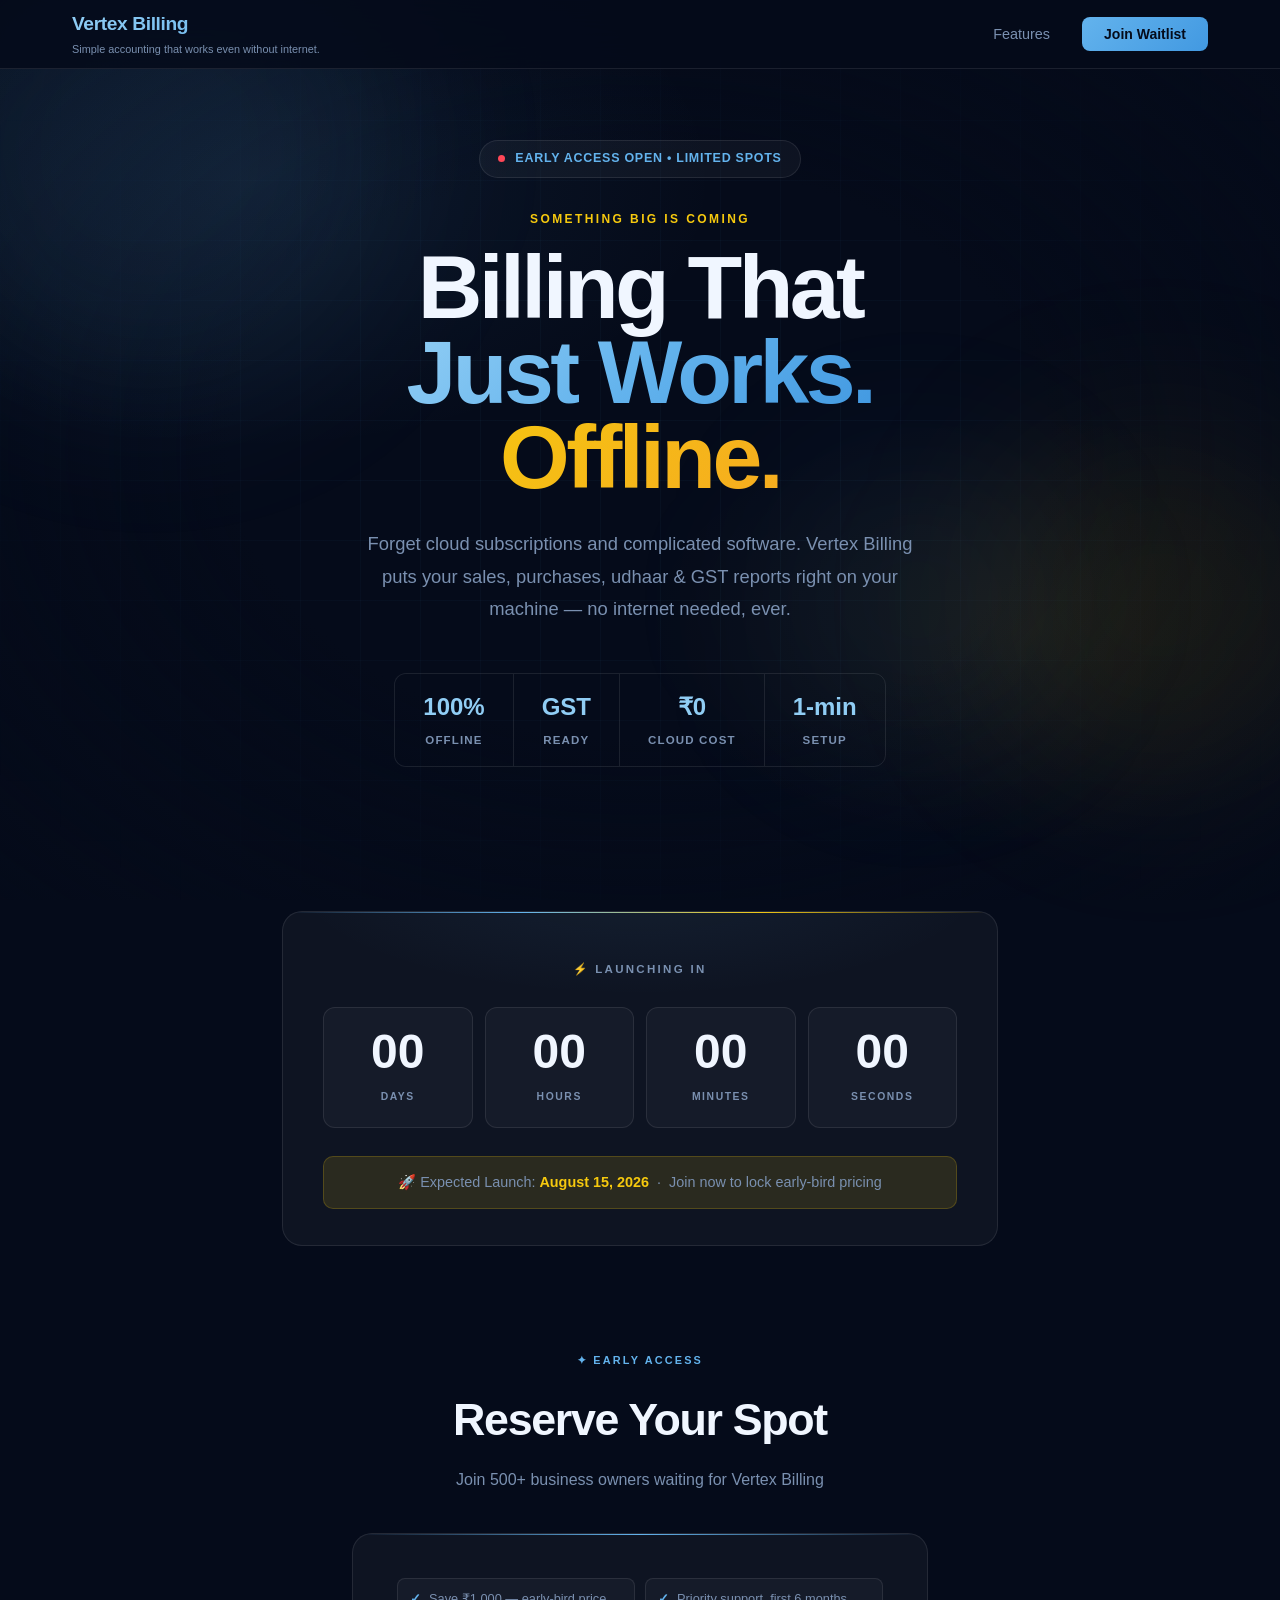
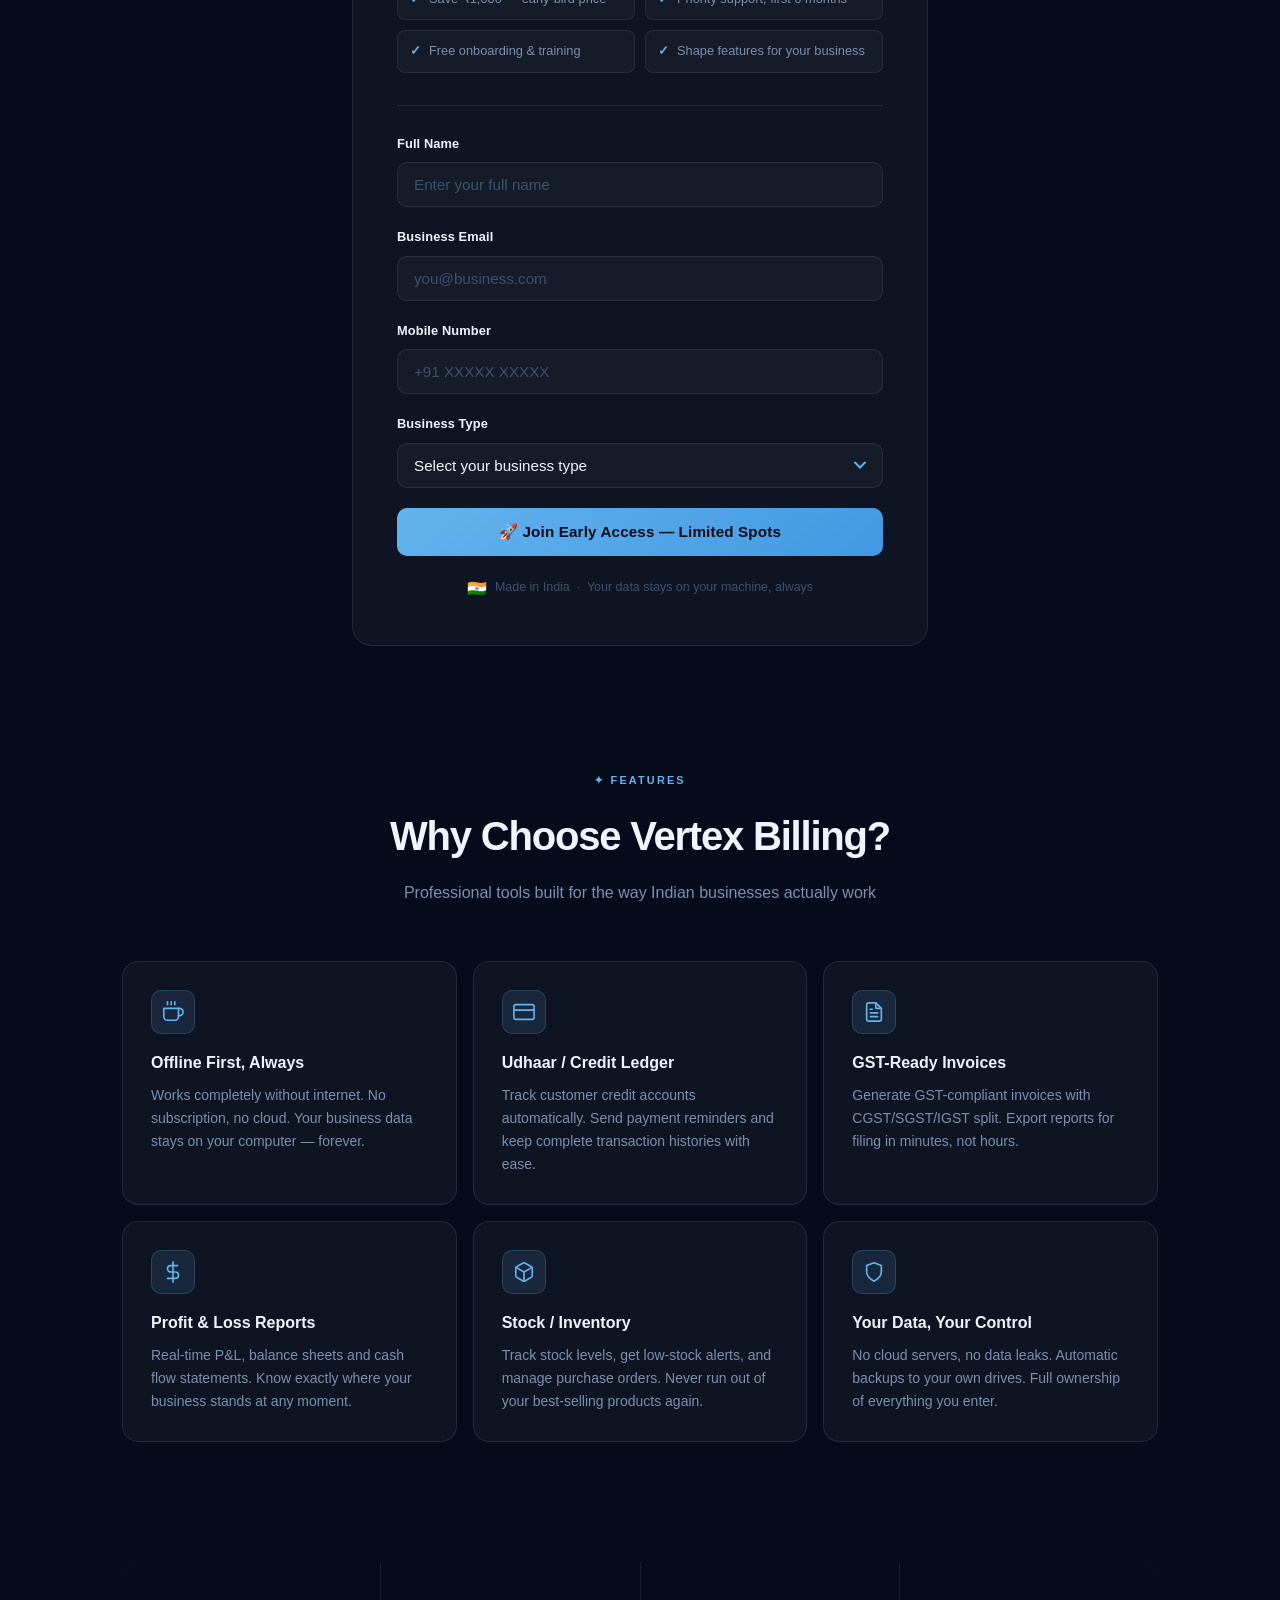
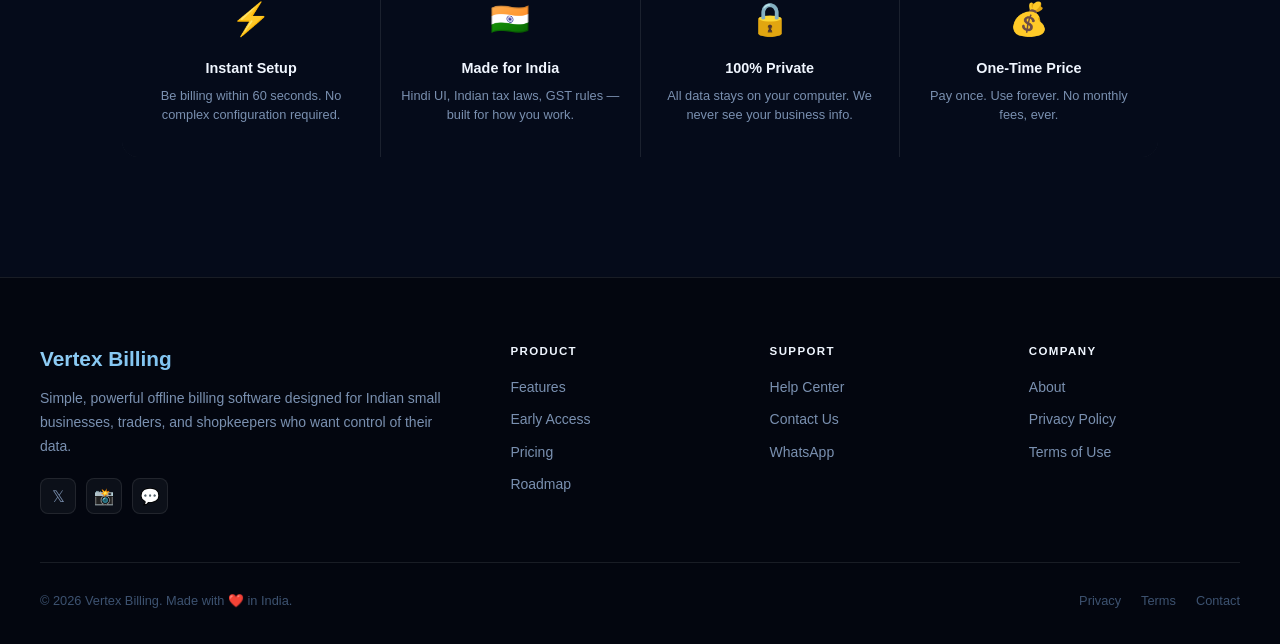
<file: index.html>
<!DOCTYPE html>
<html lang="en">

<head>
  <meta charset="UTF-8" />
  <meta name="viewport" content="width=device-width, initial-scale=1.0" />
  <meta name="description"
    content="Vertex Billing helps Indian shop owners manage billing, udhaar, GST reports and accounts easily. Built for small businesses & traders.">
  <meta name="robots" content="index, follow">
  <title>Vertex Billing — Smart Billing & Accounting Software for Indian Businesses</title>
  <link rel="canonical" href="https://vertexbilling.vercel.app/">

  <link rel="stylesheet" href="style.css">

  <meta property="og:title" content="Vertex Billing — Smart Billing Software">
  <meta property="og:description" content="Simple billing, udhaar tracking & GST reports for Indian businesses.">
  <meta property="og:url" content="https://vertexbilling.vercel.app/">
  <meta property="og:type" content="website">
  <meta name="theme-color" content="#050b1a">

  <script type="application/ld+json">
  {
    "@context": "https://schema.org",
    "@type": "SoftwareApplication",
    "name": "Vertex Billing",
    "description": "Offline-first billing and accounting software for Indian small businesses and traders.",
    "applicationCategory": "BusinessApplication",
    "operatingSystem": "Windows",
    "offers": { "@type": "Offer", "price": "0", "priceCurrency": "INR", "availability": "https://schema.org/PreOrder" }
  }
  </script>
</head>

<body>
  <div class="bg-canvas"></div>
  <div class="grid-overlay"></div>
  <div class="orb orb-1"></div>
  <div class="orb orb-2"></div>
  <div class="orb orb-3"></div>

  <!-- NAV -->
  <nav>
    <div class="nav-container">
      <div>
        <div class="logo">Vertex Billing</div>
        <div class="logo-sub">Simple accounting that works even without internet.</div>
      </div>
      <ul class="nav-menu" id="navMenu">
        <li><a href="#features">Features</a></li>
        <li><a href="#waitlist" class="nav-cta">Join Waitlist</a></li>
      </ul>
      <button class="mobile-menu-btn" id="menuBtn">☰</button>
    </div>
  </nav>

  <!-- HERO -->
  <section class="hero">
    <div class="status-badge">
      <span class="pulse-dot"></span>
      Early Access Open • Limited Spots
    </div>

    <div class="hero-eyebrow">Something Big is Coming</div>

    <h1>
      <span class="line">Billing That</span>
      <span class="line word-glow">Just Works.</span>
      <span class="line word-gold">Offline.</span>
    </h1>

    <p class="hero-desc">
      Forget cloud subscriptions and complicated software.
      Vertex Billing puts your sales, purchases, udhaar &amp; GST reports
      right on your machine — no internet needed, ever.
    </p>

    <div class="hero-stats">
      <div class="stat-pill">
        <span class="stat-val">100%</span>
        <span class="stat-lbl">Offline</span>
      </div>
      <div class="stat-pill">
        <span class="stat-val">GST</span>
        <span class="stat-lbl">Ready</span>
      </div>
      <div class="stat-pill">
        <span class="stat-val">₹0</span>
        <span class="stat-lbl">Cloud Cost</span>
      </div>
      <div class="stat-pill">
        <span class="stat-val">1-min</span>
        <span class="stat-lbl">Setup</span>
      </div>
    </div>
  </section>

  <!-- COUNTDOWN -->
  <div class="countdown-wrapper">
    <div class="countdown-card">
      <div class="countdown-label">⚡ Launching In</div>
      <div class="countdown-grid">
        <div class="cd-item">
          <span class="cd-num" id="days">00</span>
          <span class="cd-lbl">Days</span>
        </div>
        <div class="cd-item">
          <span class="cd-num" id="hours">00</span>
          <span class="cd-lbl">Hours</span>
        </div>
        <div class="cd-item">
          <span class="cd-num" id="minutes">00</span>
          <span class="cd-lbl">Minutes</span>
        </div>
        <div class="cd-item">
          <span class="cd-num" id="seconds">00</span>
          <span class="cd-lbl">Seconds</span>
        </div>
      </div>
      <div class="launch-bar">
        🚀 Expected Launch: <strong>August 15, 2026</strong> &nbsp;·&nbsp; Join now to lock early-bird pricing
      </div>
    </div>
  </div>

  <!-- FORM -->
  <section class="form-section" id="waitlist">
    <div class="form-header">
      <span class="section-tag">✦ Early Access</span>
      <h2>Reserve Your Spot</h2>
      <p>Join 500+ business owners waiting for Vertex Billing</p>
    </div>

    <div class="form-card">
      <div class="benefits-row">
        <div class="benefit-chip"><span class="tick">✓</span> Save ₹1,000 — early-bird price</div>
        <div class="benefit-chip"><span class="tick">✓</span> Priority support, first 6 months</div>
        <div class="benefit-chip"><span class="tick">✓</span> Free onboarding & training</div>
        <div class="benefit-chip"><span class="tick">✓</span> Shape features for your business</div>
      </div>

      <div class="form-divider"></div>

      <form id="waitlistForm" action="https://formspree.io/f/xeoynvrl" method="post">
        <div class="form-group">
          <label for="name">Full Name</label>
          <input type="text" id="name" name="name" placeholder="Enter your full name" required>
        </div>
        <div class="form-group">
          <label for="email">Business Email</label>
          <input type="email" id="email" name="email" placeholder="you@business.com" required>
        </div>
        <div class="form-group">
          <label for="phone">Mobile Number</label>
          <input type="tel" id="phone" name="phone" placeholder="+91 XXXXX XXXXX" required>
        </div>
        <div class="form-group">
          <label for="business">Business Type</label>
          <select id="business" name="business_type" required>
            <option value="">Select your business type</option>
            <option value="Trader / Wholesaler">Trader / Wholesaler</option>
            <option value="Kirana / Grocery">Kirana / Grocery Shop</option>
            <option value="Construction Supplier">Construction Material Supplier</option>
            <option value="Manufacturer">Small Manufacturer / Brick Kiln</option>
            <option value="Retail Shop">Retail Shop (Non-POS)</option>
            <option value="Other">Other Credit-Based Business</option>
          </select>
        </div>
        <input type="hidden" name="_redirect" value="thankyou.html">

        <button type="submit" class="submit-btn">🚀 Join Early Access — Limited Spots</button>
      </form>

      <div class="form-footer">
        <span class="flag">🇮🇳</span>
        Made in India &nbsp;·&nbsp; Your data stays on your machine, always
      </div>
    </div>
  </section>

  <!-- FEATURES -->
  <section class="features" id="features">
    <div class="features-header">
      <span class="section-tag">✦ Features</span>
      <h2>Why Choose Vertex Billing?</h2>
      <p>Professional tools built for the way Indian businesses actually work</p>
    </div>

    <div class="features-grid">
      <div class="feature-card">
        <div class="feature-icon-wrap">
          <svg xmlns="http://www.w3.org/2000/svg" width="22" height="22" viewBox="0 0 24 24" fill="none"
            stroke="currentColor" stroke-width="1.8" stroke-linecap="round" stroke-linejoin="round">
            <path d="M18 8h1a4 4 0 0 1 0 8h-1" />
            <path d="M2 8h16v9a4 4 0 0 1-4 4H6a4 4 0 0 1-4-4V8z" />
            <line x1="6" y1="1" x2="6" y2="4" />
            <line x1="10" y1="1" x2="10" y2="4" />
            <line x1="14" y1="1" x2="14" y2="4" />
          </svg>
        </div>
        <h3>Offline First, Always</h3>
        <p>Works completely without internet. No subscription, no cloud. Your business data stays on your computer —
          forever.</p>
      </div>

      <div class="feature-card">
        <div class="feature-icon-wrap">
          <svg xmlns="http://www.w3.org/2000/svg" width="22" height="22" viewBox="0 0 24 24" fill="none"
            stroke="currentColor" stroke-width="1.8" stroke-linecap="round" stroke-linejoin="round">
            <rect x="1" y="4" width="22" height="16" rx="2" ry="2" />
            <line x1="1" y1="10" x2="23" y2="10" />
          </svg>
        </div>
        <h3>Udhaar / Credit Ledger</h3>
        <p>Track customer credit accounts automatically. Send payment reminders and keep complete transaction histories
          with ease.</p>
      </div>

      <div class="feature-card">
        <div class="feature-icon-wrap">
          <svg xmlns="http://www.w3.org/2000/svg" width="22" height="22" viewBox="0 0 24 24" fill="none"
            stroke="currentColor" stroke-width="1.8" stroke-linecap="round" stroke-linejoin="round">
            <path d="M14 2H6a2 2 0 0 0-2 2v16a2 2 0 0 0 2 2h12a2 2 0 0 0 2-2V8z" />
            <polyline points="14 2 14 8 20 8" />
            <line x1="16" y1="13" x2="8" y2="13" />
            <line x1="16" y1="17" x2="8" y2="17" />
            <polyline points="10 9 9 9 8 9" />
          </svg>
        </div>
        <h3>GST-Ready Invoices</h3>
        <p>Generate GST-compliant invoices with CGST/SGST/IGST split. Export reports for filing in minutes, not hours.
        </p>
      </div>

      <div class="feature-card">
        <div class="feature-icon-wrap">
          <svg xmlns="http://www.w3.org/2000/svg" width="22" height="22" viewBox="0 0 24 24" fill="none"
            stroke="currentColor" stroke-width="1.8" stroke-linecap="round" stroke-linejoin="round">
            <line x1="12" y1="1" x2="12" y2="23" />
            <path d="M17 5H9.5a3.5 3.5 0 0 0 0 7h5a3.5 3.5 0 0 1 0 7H6" />
          </svg>
        </div>
        <h3>Profit & Loss Reports</h3>
        <p>Real-time P&amp;L, balance sheets and cash flow statements. Know exactly where your business stands at any
          moment.</p>
      </div>

      <div class="feature-card">
        <div class="feature-icon-wrap">
          <svg xmlns="http://www.w3.org/2000/svg" width="22" height="22" viewBox="0 0 24 24" fill="none"
            stroke="currentColor" stroke-width="1.8" stroke-linecap="round" stroke-linejoin="round">
            <path
              d="M21 16V8a2 2 0 0 0-1-1.73l-7-4a2 2 0 0 0-2 0l-7 4A2 2 0 0 0 3 8v8a2 2 0 0 0 1 1.73l7 4a2 2 0 0 0 2 0l7-4A2 2 0 0 0 21 16z" />
            <polyline points="3.27 6.96 12 12.01 20.73 6.96" />
            <line x1="12" y1="22.08" x2="12" y2="12" />
          </svg>
        </div>
        <h3>Stock / Inventory</h3>
        <p>Track stock levels, get low-stock alerts, and manage purchase orders. Never run out of your best-selling
          products again.</p>
      </div>

      <div class="feature-card">
        <div class="feature-icon-wrap">
          <svg xmlns="http://www.w3.org/2000/svg" width="22" height="22" viewBox="0 0 24 24" fill="none"
            stroke="currentColor" stroke-width="1.8" stroke-linecap="round" stroke-linejoin="round">
            <path d="M12 22s8-4 8-10V5l-8-3-8 3v7c0 6 8 10 8 10z" />
          </svg>
        </div>
        <h3>Your Data, Your Control</h3>
        <p>No cloud servers, no data leaks. Automatic backups to your own drives. Full ownership of everything you
          enter.</p>
      </div>
    </div>
  </section>

  <!-- TRUST -->
  <section class="trust">
    <div class="trust-grid">
      <div class="trust-item">
        <span class="trust-emoji">⚡</span>
        <h4>Instant Setup</h4>
        <p>Be billing within 60 seconds. No complex configuration required.</p>
      </div>
      <div class="trust-item">
        <span class="trust-emoji">🇮🇳</span>
        <h4>Made for India</h4>
        <p>Hindi UI, Indian tax laws, GST rules — built for how you work.</p>
      </div>
      <div class="trust-item">
        <span class="trust-emoji">🔒</span>
        <h4>100% Private</h4>
        <p>All data stays on your computer. We never see your business info.</p>
      </div>
      <div class="trust-item">
        <span class="trust-emoji">💰</span>
        <h4>One-Time Price</h4>
        <p>Pay once. Use forever. No monthly fees, ever.</p>
      </div>
    </div>
  </section>

  <!-- EXIT MODAL -->
  <div class="exit-modal" id="exitModal">
    <div class="exit-card">
      <button class="close-btn" onclick="closeModal()">✕</button>
      <h3>Wait — Don't Miss This!</h3>
      <p class="exit-sub">Early access members get our best-ever price. Offer expires at launch.</p>

      <div class="price-display">
        <div>
          <span class="big-price">₹2,999</span>
          <span class="was-price">₹4,999</span>
        </div>
        <span class="save-tag">You save ₹2,000 🎉</span>
      </div>

      <ul class="exit-benefits">
        <li><span class="ck">✓</span> Lifetime free software updates</li>
        <li><span class="ck">✓</span> Priority support for 1 year</li>
        <li><span class="ck">✓</span> Free onboarding & training session</li>
      </ul>

      <button class="exit-cta-btn" onclick="goToWaitlist()">Join Early Access & Save ₹2,000</button>
      <p class="exit-note">Available for early access members only</p>
    </div>
  </div>

  <!-- FOOTER -->
  <footer>
    <div class="footer-container">
      <div class="footer-grid">
        <div class="footer-brand">
          <div class="brand-name">Vertex Billing</div>
          <p>Simple, powerful offline billing software designed for Indian small businesses, traders, and shopkeepers
            who want control of their data.</p>
          <div class="social-links">
            <a href="#" class="social-link" aria-label="Twitter">𝕏</a>
            <a href="#" class="social-link" aria-label="Instagram">📸</a>
            <a href="#" class="social-link" aria-label="WhatsApp">💬</a>
          </div>
        </div>
        <div class="footer-col">
          <h4>Product</h4>
          <div class="footer-links">
            <a href="#features">Features</a>
            <a href="#waitlist">Early Access</a>
            <a href="#">Pricing</a>
            <a href="#">Roadmap</a>
          </div>
        </div>
        <div class="footer-col">
          <h4>Support</h4>
          <div class="footer-links">
            <a href="#">Help Center</a>
            <a href="#">Contact Us</a>
            <a href="#">WhatsApp</a>
          </div>
        </div>
        <div class="footer-col">
          <h4>Company</h4>
          <div class="footer-links">
            <a href="#">About</a>
            <a href="#">Privacy Policy</a>
            <a href="#">Terms of Use</a>
          </div>
        </div>
      </div>
      <div class="footer-bottom">
        <span>© 2026 Vertex Billing. Made with ❤️ in India.</span>
        <div class="footer-bottom-links">
          <a href="#">Privacy</a>
          <a href="#">Terms</a>
          <a href="#">Contact</a>
        </div>
      </div>
    </div>
  </footer>

  <script>
    /* ── COUNTDOWN ── */
    const launchDate = new Date("2026-08-15T10:00:00+05:30").getTime();
    const els = { days: document.getElementById("days"), hours: document.getElementById("hours"), minutes: document.getElementById("minutes"), seconds: document.getElementById("seconds") };
    let prev = {};

    function setWithFlip(el, val) {
      if (prev[el.id] !== val) {
        el.textContent = val;
        el.classList.remove("flip");
        void el.offsetWidth;
        el.classList.add("flip");
        prev[el.id] = val;
      }
    }

    function updateCountdown() {
      const dist = launchDate - Date.now();
      if (dist <= 0) { Object.values(els).forEach(e => e.textContent = "00"); return; }
      const d = Math.floor(dist / 86400000);
      const h = Math.floor((dist / 3600000) % 24);
      const m = Math.floor((dist / 60000) % 60);
      const s = Math.floor((dist / 1000) % 60);
      setWithFlip(els.days, String(d).padStart(2, "0"));
      setWithFlip(els.hours, String(h).padStart(2, "0"));
      setWithFlip(els.minutes, String(m).padStart(2, "0"));
      setWithFlip(els.seconds, String(s).padStart(2, "0"));
    }

    updateCountdown();
    setInterval(updateCountdown, 1000);

    /* ── MOBILE MENU ── */
    const menuBtn = document.getElementById("menuBtn");
    const navMenu = document.getElementById("navMenu");
    menuBtn.addEventListener("click", () => {
      navMenu.classList.toggle("open");
      menuBtn.textContent = navMenu.classList.contains("open") ? "✕" : "☰";
    });
    navMenu.querySelectorAll("a").forEach(a => a.addEventListener("click", () => {
      navMenu.classList.remove("open"); menuBtn.textContent = "☰";
    }));

    /* ── SMOOTH SCROLL ── */
    document.querySelectorAll('a[href^="#"]').forEach(a => {
      a.addEventListener("click", e => {
        const t = document.querySelector(a.getAttribute("href"));
        if (t) { e.preventDefault(); t.scrollIntoView({ behavior: "smooth", block: "start" }); }
      });
    });

    /* ── FORM SUBMIT ── */
    document.getElementById("waitlistForm").addEventListener("submit", e => {
      e.preventDefault();
      const biz = document.getElementById("business");
      if (!biz.value) { alert("Please select your business type"); biz.focus(); return; }
      const name = document.getElementById("name").value.trim();
      if (name) localStorage.setItem("waitlistUserName", name);
      localStorage.setItem("joinedWaitlist", "true");
      fetch(e.target.action, { method: "POST", body: new FormData(e.target), headers: { Accept: "application/json" } }).catch(() => { });
      window.location.href = "thankyou.html";
    });

    /* ── EXIT POPUP ── */
    if (localStorage.getItem("joinedWaitlist") !== "true") {
      const modal = document.getElementById("exitModal");
      let shown = false;
      const show = () => { if (!shown) { modal.style.display = "flex"; shown = true; } };
      document.addEventListener("mouseleave", e => { if (e.clientY <= 0 && window.innerWidth > 768) show(); });
      if (window.innerWidth <= 768) {
        setTimeout(show, 9000);
        window.addEventListener("scroll", () => { if (window.scrollY > 200) show(); }, { passive: true, once: true });
      }
      window.goToWaitlist = () => {
        modal.style.display = "none";
        document.getElementById("waitlist").scrollIntoView({ behavior: "smooth", block: "center" });
      };
    }

    /* ── SEASONAL SNOW ── */
    (function () {
      const d = new Date(); const m = d.getMonth() + 1; const day = d.getDate();
      const isXmas = m === 12 && day >= 24 && day <= 30;
      const isNY = (m === 12 && day === 31) || (m === 1 && day === 1);
      if (!isXmas && !isNY) return;
      const snow = document.createElement("div"); snow.id = "snowfall"; document.body.appendChild(snow);
      for (let i = 0; i < 60; i++) {
        const f = document.createElement("span"); f.innerHTML = "❄";
        f.style.left = Math.random() * 100 + "vw";
        f.style.fontSize = 10 + Math.random() * 12 + "px";
        f.style.opacity = Math.random();
        f.style.animationDuration = 6 + Math.random() * 10 + "s";
        snow.appendChild(f);
      }
    })();

    function closeModal() {
      document.getElementById("exitModal").style.display = "none";
    }
  </script>
</body>

</html>
</file>
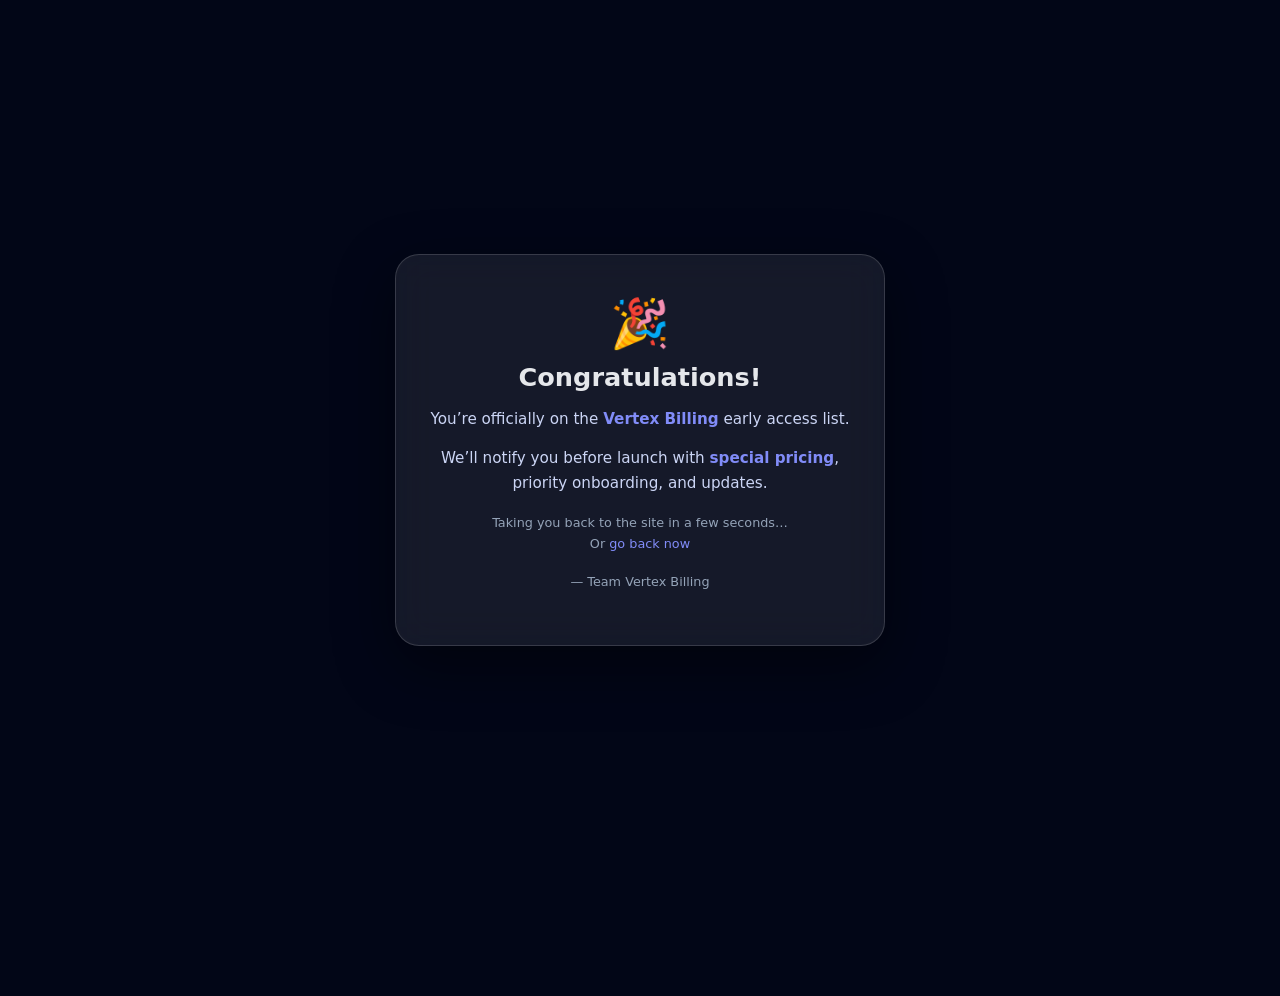
<file: thankyou.html>
<!DOCTYPE html>
<html lang="en">

<head>
    <meta charset="UTF-8" />
    <title>You’re on the list | EasyVyapar-OS</title>
    <meta name="viewport" content="width=device-width, initial-scale=1.0" />

    <!-- Auto redirect after 6 seconds -->
    <meta http-equiv="refresh" content="6;url=index.html" />

    <style>
        body {
            margin: 0;
            height: 100vh;
            background: #020617;
            /* same as index.html */
            color: #e5e7eb;
            display: flex;
            align-items: center;
            justify-content: center;
            font-family: Inter, system-ui, -apple-system;
            overflow: hidden;
        }

        .thankyou-card {
            background: rgba(255, 255, 255, 0.08);
            backdrop-filter: blur(18px);
            border: 1px solid rgba(255, 255, 255, 0.15);
            border-radius: 24px;
            padding: 40px 34px;
            max-width: 420px;
            text-align: center;
            box-shadow: 0 20px 60px rgba(0, 0, 0, 0.45);
            animation: fadeInUp 0.6s ease;
            position: relative;
            z-index: 2;
        }

        .emoji {
            font-size: 3rem;
            margin-bottom: 10px;
            animation: pop 0.6s ease;
        }

        h2 {
            margin: 10px 0;
            font-size: 1.6rem;
        }

        p {
            font-size: 0.95rem;
            line-height: 1.6;
            color: #cbd5f5;
        }

        .highlight {
            color: #818cf8;
            font-weight: 600;
        }

        .redirect-note {
            margin-top: 18px;
            font-size: 0.8rem;
            color: #94a3b8;
        }

        a {
            color: #818cf8;
            text-decoration: none;
            font-weight: 500;
        }

        /* Animations */
        @keyframes fadeInUp {
            from {
                opacity: 0;
                transform: translateY(12px);
            }

            to {
                opacity: 1;
                transform: translateY(0);
            }
        }

        @keyframes pop {
            0% {
                transform: scale(0.6);
            }

            80% {
                transform: scale(1.1);
            }

            100% {
                transform: scale(1);
            }
        }

        /* Confetti */
        .confetti {
            position: absolute;
            top: -10px;
            width: 10px;
            height: 16px;
            background: linear-gradient(180deg, #4f46e5, #6366f1);
            opacity: 0.8;
            animation: fall linear forwards;
        }

        @keyframes fall {
            to {
                transform: translateY(110vh) rotate(360deg);
                opacity: 0;
            }
        }
    </style>
</head>

<body>

    <!-- Confetti container -->
    <div id="confetti-container"></div>

    <div class="thankyou-card">
        <div class="emoji">🎉</div>

        <h2 id="thankUser">Congratulations!</h2>

        <p>
            You’re officially on the
            <span class="highlight">Vertex Billing</span>
            early access list.
        </p>

        <p>
            We’ll notify you before launch with
            <span class="highlight">special pricing</span>,
            priority onboarding, and updates.
        </p>

        <p class="redirect-note">
            Taking you back to the site in a few seconds…<br>
            Or <a href="index.html">go back now</a>
        </p>

        <p class="redirect-note">— Team Vertex Billing</p>
    </div>

    <script>
        const userName = localStorage.getItem("waitlistUserName");
        const heading = document.getElementById("thankUser");

        if (userName && heading) {
            heading.textContent = `Congratulations, ${userName}!`;
        }
        // Confetti generator
        const confettiContainer = document.getElementById("confetti-container");

        for (let i = 0; i < 25; i++) {
            const confetti = document.createElement("div");
            confetti.className = "confetti";
            confetti.style.left = Math.random() * 100 + "vw";
            confetti.style.animationDuration = 3 + Math.random() * 2 + "s";
            confetti.style.background =
                Math.random() > 0.5
                    ? "linear-gradient(180deg,#4f46e5,#6366f1)"
                    : "linear-gradient(180deg,#6366f1,#a5b4fc)";
            confettiContainer.appendChild(confetti);
        }

        // Remove confetti after animation (clean)
        setTimeout(() => {
            confettiContainer.innerHTML = "";
        }, 5000);
    </script>

</body>

</html>
</file>
<file: style.css>
:root {
     --bg: #050b1a;
     --surface: rgba(255, 255, 255, 0.04);
     --surface-hover: rgba(255, 255, 255, 0.07);
     --border: rgba(255, 255, 255, 0.09);
     --border-glow: rgba(99, 179, 237, 0.35);
     --cyan: #63b3ed;
     --cyan-bright: #90cdf4;
     --cyan-soft: rgba(99, 179, 237, 0.12);
     --gold: #f6c90e;
     --gold-soft: rgba(246, 201, 14, 0.12);
     --text: #f0f6ff;
     --muted: #7a90b0;
     --dimmed: #3d5270;
 }

 *,
 *::before,
 *::after {
     box-sizing: border-box;
     margin: 0;
     padding: 0;
 }

 html {
     scroll-behavior: smooth;
 }

 body {
     font-family: 'Poppins', -apple-system, BlinkMacSystemFont, sans-serif;
     background: var(--bg);
     color: var(--text);
     line-height: 1.6;
     -webkit-font-smoothing: antialiased;
     overflow-x: hidden;
 }

 /* ── BACKGROUND ── */
 .bg-canvas {
     position: fixed;
     inset: 0;
     z-index: 0;
     pointer-events: none;
     background:
         radial-gradient(ellipse 60% 50% at 20% 20%, rgba(99, 179, 237, 0.08) 0%, transparent 60%),
         radial-gradient(ellipse 50% 40% at 80% 70%, rgba(246, 201, 14, 0.05) 0%, transparent 60%),
         radial-gradient(ellipse 80% 80% at 50% 50%, rgba(5, 11, 26, 1) 40%, transparent 100%);
 }

 .grid-overlay {
     position: fixed;
     inset: 0;
     z-index: 0;
     pointer-events: none;
     background-image:
         linear-gradient(rgba(99, 179, 237, 0.04) 1px, transparent 1px),
         linear-gradient(90deg, rgba(99, 179, 237, 0.04) 1px, transparent 1px);
     background-size: 60px 60px;
     mask-image: radial-gradient(ellipse 80% 80% at 50% 50%, black 20%, transparent 80%);
 }

 /* Floating orbs */
 .orb {
     position: fixed;
     border-radius: 50%;
     filter: blur(80px);
     pointer-events: none;
     z-index: 0;
     animation: orbFloat ease-in-out infinite;
 }

 .orb-1 {
     width: 500px;
     height: 500px;
     background: rgba(99, 179, 237, 0.07);
     top: -100px;
     left: -100px;
     animation-duration: 20s;
 }

 .orb-2 {
     width: 400px;
     height: 400px;
     background: rgba(246, 201, 14, 0.05);
     bottom: 100px;
     right: -80px;
     animation-duration: 25s;
     animation-delay: -8s;
 }

 .orb-3 {
     width: 300px;
     height: 300px;
     background: rgba(99, 179, 237, 0.05);
     top: 50%;
     left: 60%;
     animation-duration: 18s;
     animation-delay: -5s;
 }

 @keyframes orbFloat {

     0%,
     100% {
         transform: translateY(0px) scale(1);
     }

     50% {
         transform: translateY(-30px) scale(1.05);
     }
 }

 /* ── NAV ── */
 nav {
     position: fixed;
     top: 0;
     left: 0;
     right: 0;
     z-index: 1000;
     background: rgba(5, 11, 26, 0.85);
     backdrop-filter: blur(20px);
     border-bottom: 1px solid var(--border);
 }

 .nav-container {
     max-width: 1200px;
     margin: 0 auto;
     padding: 0 32px;
     display: flex;
     justify-content: space-between;
     align-items: center;
     height: 68px;
 }

 .logo {
     font-family: 'Poppins', -apple-system, BlinkMacSystemFont, sans-serif;
     font-size: 1.2rem;
     font-weight: 800;
     letter-spacing: -0.02em;
     background: linear-gradient(135deg, var(--cyan-bright), var(--cyan));
     -webkit-background-clip: text;
     -webkit-text-fill-color: transparent;
 }

 .logo-sub {
     font-size: 0.68rem;
     color: var(--muted);
     font-weight: 400;
     margin-top: 1px;
 }

 .nav-menu {
     display: flex;
     gap: 32px;
     align-items: center;
     list-style: none;
 }

 .nav-menu a {
     color: var(--muted);
     text-decoration: none;
     font-size: 0.9rem;
     font-weight: 500;
     transition: color 0.2s;
 }

 .nav-menu a:hover {
     color: var(--text);
 }

 .nav-cta {
     padding: 9px 22px;
     background: linear-gradient(135deg, var(--cyan), #4299e1);
     color: #050b1a !important;
     border-radius: 8px;
     font-weight: 700 !important;
     font-size: 0.875rem !important;
     transition: opacity 0.2s, transform 0.2s !important;
 }

 .nav-cta:hover {
     opacity: 0.9;
     transform: translateY(-1px);
 }

 .mobile-menu-btn {
     display: none;
     background: none;
     border: none;
     font-size: 1.4rem;
     color: var(--text);
     cursor: pointer;
 }

 /* ── HERO ── */
 .hero {
     position: relative;
     z-index: 1;
     min-height: 100vh;
     display: flex;
     flex-direction: column;
     align-items: center;
     justify-content: center;
     padding: 140px 32px 80px;
     text-align: center;
 }

 .status-badge {
     display: inline-flex;
     align-items: center;
     gap: 10px;
     padding: 8px 18px;
     background: var(--surface);
     border: 1px solid var(--border);
     border-radius: 100px;
     font-size: 0.78rem;
     font-weight: 600;
     color: var(--cyan);
     letter-spacing: 0.06em;
     text-transform: uppercase;
     margin-bottom: 32px;
     animation: fadeUp 0.6s ease 0.1s both;
 }

 .pulse-dot {
     width: 7px;
     height: 7px;
     border-radius: 50%;
     background: #ff4757;
     box-shadow: 0 0 0 0 rgba(255, 71, 87, 0.5);
     animation: pulseDot 2s ease-in-out infinite;
 }

 @keyframes pulseDot {
     0% {
         box-shadow: 0 0 0 0 rgba(255, 71, 87, 0.5);
     }

     70% {
         box-shadow: 0 0 0 8px rgba(255, 71, 87, 0);
     }

     100% {
         box-shadow: 0 0 0 0 rgba(255, 71, 87, 0);
     }
 }

 .hero-eyebrow {
     font-family: 'Syne', sans-serif;
     font-size: 0.75rem;
     font-weight: 600;
     letter-spacing: 0.2em;
     text-transform: uppercase;
     color: var(--gold);
     margin-bottom: 16px;
     animation: fadeUp 0.6s ease 0.2s both;
 }

 .hero h1 {
     font-family: 'Syne', sans-serif;
     font-size: clamp(3.5rem, 7vw, 6.5rem);
     font-weight: 800;
     line-height: 0.95;
     letter-spacing: -0.04em;
     margin-bottom: 28px;
     animation: fadeUp 0.6s ease 0.3s both;
 }

 .hero h1 .line {
     display: block;
 }

 .hero h1 .word-glow {
     background: linear-gradient(135deg, var(--cyan-bright) 0%, var(--cyan) 50%, #4299e1 100%);
     -webkit-background-clip: text;
     -webkit-text-fill-color: transparent;
     background-clip: text;
 }

 .hero h1 .word-gold {
     background: linear-gradient(135deg, var(--gold) 0%, #f5a623 100%);
     -webkit-background-clip: text;
     -webkit-text-fill-color: transparent;
     background-clip: text;
 }

 .hero-desc {
     font-size: 1.15rem;
     color: var(--muted);
     max-width: 580px;
     margin: 0 auto 48px;
     line-height: 1.75;
     animation: fadeUp 0.6s ease 0.4s both;
 }

 .hero-stats {
     display: flex;
     justify-content: center;
     gap: 0;
     margin-bottom: 64px;
     animation: fadeUp 0.6s ease 0.5s both;
 }

 .stat-pill {
     padding: 14px 28px;
     border: 1px solid var(--border);
     text-align: center;
 }

 .stat-pill:first-child {
     border-radius: 12px 0 0 12px;
 }

 .stat-pill:last-child {
     border-radius: 0 12px 12px 0;
 }

 .stat-pill:not(:last-child) {
     border-right: none;
 }

 .stat-pill:hover {
     background: var(--surface);
     border-color: var(--border-glow);
 }

 .stat-pill transition {
     0.2s;
 }

 .stat-val {
     font-family: 'Syne', sans-serif;
     font-size: 1.5rem;
     font-weight: 800;
     color: var(--cyan-bright);
     display: block;
 }

 .stat-lbl {
     font-size: 0.72rem;
     text-transform: uppercase;
     letter-spacing: 0.1em;
     color: var(--muted);
     font-weight: 600;
 }

 @keyframes fadeUp {
     from {
         opacity: 0;
         transform: translateY(20px);
     }

     to {
         opacity: 1;
         transform: translateY(0);
     }
 }

 /* ── COUNTDOWN ── */
 .countdown-wrapper {
     position: relative;
     z-index: 1;
     max-width: 780px;
     width: 100%;
     margin: 0 auto 100px;
     animation: fadeUp 0.6s ease 0.6s both;
     padding: 0 32px;
 }

 .countdown-card {
     background: var(--surface);
     border: 1px solid var(--border);
     border-radius: 20px;
     padding: 48px 40px 36px;
     position: relative;
     overflow: hidden;
 }

 .countdown-card::before {
     content: '';
     position: absolute;
     top: 0;
     left: 0;
     right: 0;
     height: 1px;
     background: linear-gradient(90deg, transparent, var(--cyan), var(--gold), transparent);
 }

 .countdown-card::after {
     content: '';
     position: absolute;
     inset: 0;
     background: radial-gradient(ellipse 70% 50% at 50% -10%, rgba(99, 179, 237, 0.07) 0%, transparent 70%);
     pointer-events: none;
 }

 .countdown-label {
     text-align: center;
     font-family: 'Syne', sans-serif;
     font-size: 0.72rem;
     font-weight: 700;
     color: var(--muted);
     text-transform: uppercase;
     letter-spacing: 0.2em;
     margin-bottom: 28px;
 }

 .countdown-grid {
     display: grid;
     grid-template-columns: repeat(4, 1fr);
     gap: 12px;
     margin-bottom: 28px;
 }

 .cd-item {
     position: relative;
     background: rgba(255, 255, 255, 0.03);
     border: 1px solid var(--border);
     border-radius: 12px;
     padding: 20px 12px;
     text-align: center;
     transition: border-color 0.3s, box-shadow 0.3s;
     overflow: hidden;
 }

 .cd-item::before {
     content: '';
     position: absolute;
     top: 0;
     left: 0;
     right: 0;
     height: 1px;
     background: linear-gradient(90deg, transparent, rgba(99, 179, 237, 0.3), transparent);
     opacity: 0;
     transition: opacity 0.3s;
 }

 .cd-item:hover {
     border-color: var(--border-glow);
     box-shadow: 0 0 20px rgba(99, 179, 237, 0.08);
 }

 .cd-item:hover::before {
     opacity: 1;
 }

 .cd-num {
     font-family: 'Syne', sans-serif;
     font-size: 3rem;
     font-weight: 800;
     color: var(--text);
     display: block;
     line-height: 1;
     margin-bottom: 6px;
     transition: all 0.3s;
 }

 .cd-num.flip {
     animation: numFlip 0.3s ease;
 }

 @keyframes numFlip {
     0% {
         transform: translateY(-6px);
         opacity: 0;
     }

     100% {
         transform: translateY(0);
         opacity: 1;
     }
 }

 .cd-lbl {
     font-size: 0.65rem;
     text-transform: uppercase;
     letter-spacing: 0.15em;
     color: var(--muted);
     font-weight: 600;
 }

 .countdown-sep {
     font-family: 'Syne', sans-serif;
     font-size: 2.5rem;
     font-weight: 800;
     color: var(--dimmed);
     line-height: 1;
     display: flex;
     align-items: center;
     padding-bottom: 22px;
 }

 .launch-bar {
     background: var(--gold-soft);
     border: 1px solid rgba(246, 201, 14, 0.2);
     border-radius: 10px;
     padding: 14px 20px;
     text-align: center;
     font-size: 0.9rem;
     color: var(--muted);
 }

 .launch-bar strong {
     color: var(--gold);
     font-weight: 700;
 }

 /* ── WAITLIST FORM ── */
 .form-section {
     position: relative;
     z-index: 1;
     max-width: 640px;
     margin: 0 auto 120px;
     padding: 0 32px;
 }

 .form-header {
     text-align: center;
     margin-bottom: 40px;
 }

 .section-tag {
     display: inline-block;
     font-family: 'Syne', sans-serif;
     font-size: 0.68rem;
     font-weight: 700;
     text-transform: uppercase;
     letter-spacing: 0.2em;
     color: var(--cyan);
     margin-bottom: 14px;
 }

 .form-header h2 {
     font-family: 'Syne', sans-serif;
     font-size: 2.8rem;
     font-weight: 800;
     letter-spacing: -0.03em;
     margin-bottom: 12px;
 }

 .form-header p {
     font-size: 1rem;
     color: var(--muted);
 }

 .form-card {
     background: var(--surface);
     border: 1px solid var(--border);
     border-radius: 20px;
     padding: 44px;
     position: relative;
     overflow: hidden;
 }

 .form-card::before {
     content: '';
     position: absolute;
     top: 0;
     left: 0;
     right: 0;
     height: 1px;
     background: linear-gradient(90deg, transparent, var(--cyan), transparent);
 }

 .benefits-row {
     display: grid;
     grid-template-columns: 1fr 1fr;
     gap: 10px;
     margin-bottom: 32px;
 }

 .benefit-chip {
     display: flex;
     align-items: center;
     gap: 8px;
     padding: 10px 12px;
     background: rgba(255, 255, 255, 0.03);
     border: 1px solid var(--border);
     border-radius: 8px;
     font-size: 0.8rem;
     color: var(--muted);
 }

 .benefit-chip .tick {
     color: var(--cyan);
     font-weight: 700;
     flex-shrink: 0;
 }

 .form-divider {
     height: 1px;
     background: var(--border);
     margin-bottom: 28px;
 }

 .form-group {
     margin-bottom: 20px;
 }

 .form-group label {
     display: block;
     font-size: 0.8rem;
     font-weight: 600;
     color: var(--text);
     margin-bottom: 8px;
     letter-spacing: 0.01em;
 }

 .form-group input,
 .form-group select {
     width: 100%;
     padding: 13px 16px;
     border: 1px solid var(--border);
     border-radius: 10px;
     font-size: 0.95rem;
     font-family: 'DM Sans', sans-serif;
     color: var(--text);
     background: rgba(255, 255, 255, 0.03);
     transition: border-color 0.2s, box-shadow 0.2s;
     outline: none;
 }

 .form-group input:focus,
 .form-group select:focus {
     border-color: var(--cyan);
     box-shadow: 0 0 0 3px rgba(99, 179, 237, 0.12);
 }

 .form-group input::placeholder {
     color: var(--dimmed);
 }

 .form-group select {
     cursor: pointer;
     appearance: none;
     background-image: url("data:image/svg+xml,%3Csvg width='12' height='8' viewBox='0 0 12 8' fill='none' xmlns='http://www.w3.org/2000/svg'%3E%3Cpath d='M1 1.5L6 6.5L11 1.5' stroke='%2363b3ed' stroke-width='2' stroke-linecap='round'/%3E%3C/svg%3E");
     background-repeat: no-repeat;
     background-position: right 16px center;
     padding-right: 40px;
 }

 .form-group select option {
     background: #0d1b2e;
     color: var(--text);
 }

 .submit-btn {
     width: 100%;
     padding: 15px;
     border: none;
     border-radius: 10px;
     background: linear-gradient(135deg, var(--cyan), #4299e1);
     color: #050b1a;
     font-size: 0.95rem;
     font-weight: 700;
     cursor: pointer;
     letter-spacing: 0.01em;
     transition: opacity 0.2s, transform 0.2s, box-shadow 0.2s;
     position: relative;
     overflow: hidden;
 }

 .submit-btn::after {
     content: '';
     position: absolute;
     inset: 0;
     background: linear-gradient(135deg, rgba(255, 255, 255, 0.15), transparent);
     opacity: 0;
     transition: opacity 0.2s;
 }

 .submit-btn:hover {
     opacity: 0.95;
     transform: translateY(-1px);
     box-shadow: 0 8px 24px rgba(99, 179, 237, 0.3);
 }

 .submit-btn:hover::after {
     opacity: 1;
 }

 .submit-btn:active {
     transform: translateY(0);
 }

 .form-footer {
     margin-top: 20px;
     text-align: center;
     font-size: 0.78rem;
     color: var(--dimmed);
     display: flex;
     align-items: center;
     justify-content: center;
     gap: 8px;
 }

 .flag {
     font-size: 1rem;
 }

 /* ── FEATURES ── */
 .features {
     position: relative;
     z-index: 1;
     max-width: 1100px;
     margin: 0 auto 120px;
     padding: 0 32px;
 }

 .features-header {
     text-align: center;
     margin-bottom: 56px;
 }

 .features-header h2 {
     font-family: 'Syne', sans-serif;
     font-size: 2.5rem;
     font-weight: 800;
     letter-spacing: -0.03em;
     margin-bottom: 12px;
 }

 .features-header p {
     font-size: 1rem;
     color: var(--muted);
 }

 .features-grid {
     display: grid;
     grid-template-columns: repeat(3, 1fr);
     gap: 16px;
 }

 .feature-card {
     background: var(--surface);
     border: 1px solid var(--border);
     border-radius: 16px;
     padding: 28px;
     transition: border-color 0.3s, transform 0.3s, box-shadow 0.3s;
     position: relative;
     overflow: hidden;
 }

 .feature-card::before {
     content: '';
     position: absolute;
     top: 0;
     left: 0;
     right: 0;
     height: 1px;
     background: linear-gradient(90deg, transparent, var(--cyan), transparent);
     opacity: 0;
     transition: opacity 0.3s;
 }

 .feature-card:hover {
     border-color: var(--border-glow);
     transform: translateY(-3px);
     box-shadow: 0 12px 40px rgba(0, 0, 0, 0.3);
 }

 .feature-card:hover::before {
     opacity: 1;
 }

 .feature-icon-wrap {
     width: 44px;
     height: 44px;
     border-radius: 10px;
     background: var(--cyan-soft);
     border: 1px solid rgba(99, 179, 237, 0.2);
     display: flex;
     align-items: center;
     justify-content: center;
     margin-bottom: 16px;
     color: var(--cyan);
 }

 .feature-card h3 {
     font-family: 'Syne', sans-serif;
     font-size: 1rem;
     font-weight: 700;
     margin-bottom: 8px;
 }

 .feature-card p {
     font-size: 0.875rem;
     color: var(--muted);
     line-height: 1.65;
 }

 /* ── TRUST ── */
 .trust {
     position: relative;
     z-index: 1;
     max-width: 1100px;
     margin: 0 auto 120px;
     padding: 0 32px;
 }

 .trust-grid {
     display: grid;
     grid-template-columns: repeat(4, 1fr);
     gap: 1px;
     background: var(--border);
     border-radius: 16px;
     overflow: hidden;
 }

 .trust-item {
     background: var(--bg);
     padding: 32px 20px;
     text-align: center;
     transition: background 0.2s;
 }

 .trust-item:hover {
     background: var(--surface);
 }

 .trust-emoji {
     font-size: 2rem;
     margin-bottom: 12px;
     display: block;
 }

 .trust-item h4 {
     font-family: 'Syne', sans-serif;
     font-size: 0.9rem;
     font-weight: 700;
     margin-bottom: 6px;
     color: var(--text);
 }

 .trust-item p {
     font-size: 0.8rem;
     color: var(--muted);
     line-height: 1.5;
 }

 /* ── EXIT MODAL ── */
 .exit-modal {
     position: fixed;
     inset: 0;
     background: rgba(0, 0, 0, 0.8);
     backdrop-filter: blur(12px);
     display: none;
     align-items: center;
     justify-content: center;
     z-index: 9999;
 }

 .exit-card {
     background: #0d1b2e;
     border: 1px solid var(--border-glow);
     border-radius: 20px;
     padding: 44px 36px;
     max-width: 420px;
     width: 90%;
     text-align: center;
     color: var(--text);
     box-shadow: 0 0 60px rgba(99, 179, 237, 0.12), 0 20px 60px rgba(0, 0, 0, 0.5);
     position: relative;
     overflow: hidden;
 }

 .exit-card::before {
     content: '';
     position: absolute;
     top: 0;
     left: 0;
     right: 0;
     height: 1px;
     background: linear-gradient(90deg, transparent, var(--cyan), transparent);
 }

 .exit-card h3 {
     font-family: 'Syne', sans-serif;
     font-size: 1.6rem;
     font-weight: 800;
     margin-bottom: 8px;
 }

 .exit-card .exit-sub {
     color: var(--muted);
     font-size: 0.9rem;
     margin-bottom: 24px;
 }

 .close-btn {
     position: absolute;
     top: 14px;
     right: 16px;
     background: transparent;
     border: none;
     font-size: 1.4rem;
     color: #7a90b0;
     cursor: pointer;
     transition: color 0.2s, transform 0.2s;
 }

 .close-btn:hover {
     color: #ffffff;
     transform: scale(1.1);
 }

 .price-display {
     background: var(--gold-soft);
     border: 1px solid rgba(246, 201, 14, 0.2);
     border-radius: 12px;
     padding: 16px;
     margin-bottom: 20px;
 }

 .price-display .big-price {
     font-family: 'Syne', sans-serif;
     font-size: 2.5rem;
     font-weight: 800;
     color: var(--gold);
 }

 .price-display .was-price {
     font-size: 0.85rem;
     color: var(--muted);
     text-decoration: line-through;
     margin-left: 8px;
 }

 .price-display .save-tag {
     font-size: 0.8rem;
     font-weight: 700;
     color: var(--gold);
     background: rgba(246, 201, 14, 0.15);
     padding: 2px 8px;
     border-radius: 100px;
     display: inline-block;
     margin-top: 4px;
 }

 .exit-benefits {
     list-style: none;
     margin: 0 0 24px;
     text-align: left;
 }

 .exit-benefits li {
     padding: 10px 0;
     border-bottom: 1px solid var(--border);
     font-size: 0.875rem;
     color: var(--muted);
     display: flex;
     align-items: center;
     gap: 8px;
 }

 .exit-benefits li:last-child {
     border-bottom: none;
 }

 .exit-benefits .ck {
     color: var(--cyan);
     font-weight: 700;
 }

 .exit-cta-btn {
     width: 100%;
     padding: 15px;
     border: none;
     border-radius: 10px;
     background: linear-gradient(135deg, var(--cyan), #4299e1);
     color: #050b1a;
     font-size: 0.95rem;
     font-weight: 700;
     cursor: pointer;
     transition: opacity 0.2s, transform 0.2s;
 }

 .exit-cta-btn:hover {
     opacity: 0.9;
     transform: translateY(-1px);
 }

 .exit-note {
     margin-top: 12px;
     font-size: 0.75rem;
     color: var(--dimmed);
 }

 /* ── FOOTER ── */
 footer {
     position: relative;
     z-index: 1;
     background: rgba(0, 0, 0, 0.4);
     border-top: 1px solid var(--border);
     padding: 64px 32px 32px;
 }

 .footer-container {
     max-width: 1200px;
     margin: 0 auto;
 }

 .footer-grid {
     display: grid;
     grid-template-columns: 2fr 1fr 1fr 1fr;
     gap: 48px;
     margin-bottom: 48px;
 }

 .footer-brand .brand-name {
     font-family: 'Syne', sans-serif;
     font-size: 1.3rem;
     font-weight: 800;
     background: linear-gradient(135deg, var(--cyan-bright), var(--cyan));
     -webkit-background-clip: text;
     -webkit-text-fill-color: transparent;
     margin-bottom: 12px;
 }

 .footer-brand p {
     font-size: 0.875rem;
     color: var(--muted);
     line-height: 1.7;
     margin-bottom: 20px;
 }

 .social-links {
     display: flex;
     gap: 10px;
 }

 .social-link {
     width: 36px;
     height: 36px;
     border-radius: 8px;
     background: var(--surface);
     border: 1px solid var(--border);
     display: flex;
     align-items: center;
     justify-content: center;
     color: var(--muted);
     text-decoration: none;
     font-size: 1rem;
     transition: all 0.2s;
 }

 .social-link:hover {
     background: var(--cyan);
     color: #050b1a;
     border-color: var(--cyan);
 }

 .footer-col h4 {
     font-family: 'Syne', sans-serif;
     font-size: 0.72rem;
     font-weight: 700;
     text-transform: uppercase;
     letter-spacing: 0.12em;
     color: var(--text);
     margin-bottom: 16px;
 }

 .footer-links {
     display: flex;
     flex-direction: column;
     gap: 10px;
 }

 .footer-links a {
     color: var(--muted);
     text-decoration: none;
     font-size: 0.875rem;
     transition: color 0.2s;
 }

 .footer-links a:hover {
     color: var(--cyan);
 }

 .footer-bottom {
     padding-top: 28px;
     border-top: 1px solid var(--border);
     display: flex;
     justify-content: space-between;
     align-items: center;
     font-size: 0.8rem;
     color: var(--dimmed);
 }

 .footer-bottom-links {
     display: flex;
     gap: 20px;
 }

 .footer-bottom-links a {
     color: var(--dimmed);
     text-decoration: none;
     transition: color 0.2s;
 }

 .footer-bottom-links a:hover {
     color: var(--cyan);
 }

 /* ── SNOWFALL ── */
 #snowfall {
     position: fixed;
     inset: 0;
     pointer-events: none;
     z-index: 9999;
 }

 #snowfall span {
     position: absolute;
     top: -10px;
     color: white;
     animation: snow linear infinite;
 }

 @keyframes snow {
     to {
         transform: translateY(110vh);
     }
 }

 /* ── RESPONSIVE ── */
 @media (max-width: 768px) {
     .nav-menu {
         display: none;
     }

     .mobile-menu-btn {
         display: block;
     }

     .nav-menu.open {
         display: flex;
         position: fixed;
         top: 68px;
         left: 0;
         right: 0;
         background: rgba(5, 11, 26, 0.97);
         backdrop-filter: blur(20px);
         flex-direction: column;
         padding: 28px 24px;
         gap: 20px;
         border-bottom: 1px solid var(--border);
     }

     .hero h1 {
         font-size: 3rem;
     }

     .hero-stats {
         gap: 0;
     }

     .stat-pill {
         padding: 12px 16px;
     }

     .countdown-grid {
         grid-template-columns: repeat(2, 1fr);
     }

     .features-grid {
         grid-template-columns: 1fr;
     }

     .trust-grid {
         grid-template-columns: 1fr 1fr;
     }

     .footer-grid {
         grid-template-columns: 1fr 1fr;
         gap: 32px;
     }

     .footer-bottom {
         flex-direction: column;
         gap: 12px;
         text-align: center;
     }

     .benefits-row {
         grid-template-columns: 1fr;
     }

     .form-card {
         padding: 28px 20px;
     }
 }

 @media (max-width: 480px) {
     .hero {
         padding: 120px 20px 60px;
     }

     .hero h1 {
         font-size: 2.4rem;
     }

     .hero-stats {
         flex-direction: column;
         align-items: center;
         gap: 0;
     }

     .stat-pill {
         width: 100%;
         border-radius: 0 !important;
         border-right: 1px solid var(--border) !important;
         border-bottom: none !important;
     }

     .stat-pill:first-child {
         border-radius: 12px 12px 0 0 !important;
     }

     .stat-pill:last-child {
         border-radius: 0 0 12px 12px !important;
         border-bottom: 1px solid var(--border) !important;
     }

     .countdown-wrapper {
         padding: 0 20px;
     }

     .countdown-card {
         padding: 32px 20px 24px;
     }

     .cd-num {
         font-size: 2.2rem;
     }

     .features {
         padding: 0 20px;
     }

     .trust {
         padding: 0 20px;
     }

     .trust-grid {
         grid-template-columns: 1fr;
     }

     .footer-grid {
         grid-template-columns: 1fr;
     }
 }
</file>
